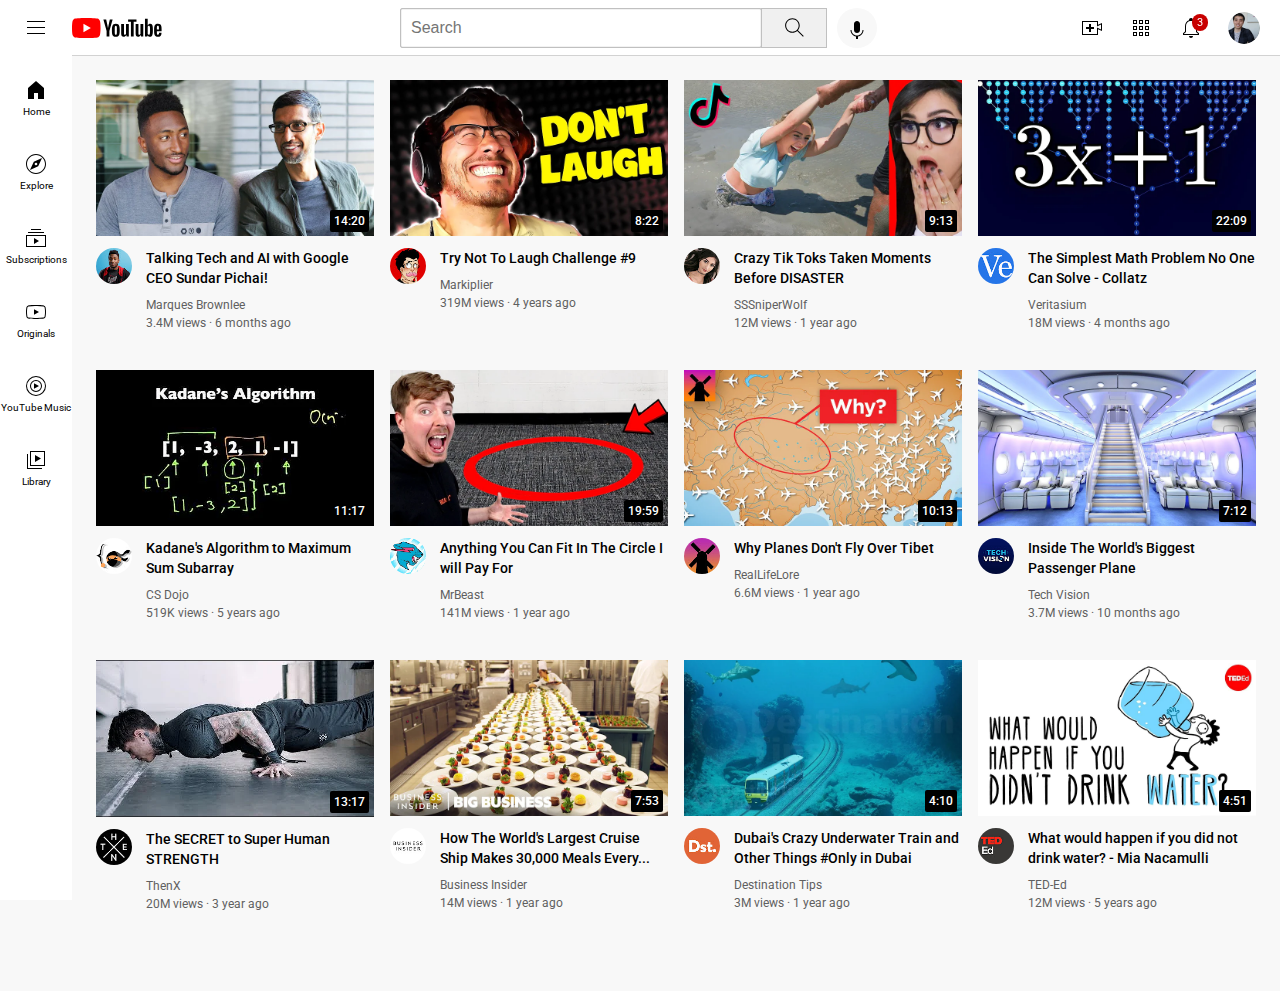
<file: index.html>
<!DOCTYPE html>
<html>
    <header>
        <title>Youtube clone</title>

        <link rel="preconnect" href="https://fonts.googleapis.com">
        <link rel="preconnect" href="https://fonts.gstatic.com" crossorigin>
        <link href="https://fonts.googleapis.com/css2?family=Roboto:wght@400;500;700&display=swap" rel="stylesheet">

        <link rel="stylesheet" href="style/general.css">
        <link rel="stylesheet" href="style/header.css">
        <link rel="stylesheet" href="style/video.css">
        <link rel="stylesheet" href="style/sidebar.css">
    </header>


    <body >
        <header class="header">
            <div class="left-section">
                <img class="hamburger-menu" src="icons/hamburger-menu.svg" >
                <img class="youtube-icon" src="icons/youtube-logo.svg">
            </div>
            
            
            <div class="middle-section">
                <input class="search-bar" type="text" placeholder="Search">
                <button class="search-button">
                    <img class="search-icon" class="search-button" src="icons/search.svg">
                    <div class="tooltip">Search</div>
                </button>
                <!--Put position absolute inside position relative-->
                <button class="voice-search-button">
                    <img class="voice-search-icon" src="icons/voice-search-icon.svg">
                    <div class="tooltip">Search with your voice</div>
                </button>
                
            </div>
           
           
            <div class="right-section">
                <div class="upload-icon-container">
                    <img class="upload-icon" src="icons/upload.svg">
                    <div class="tooltip">Create</div>
                </div>
                <div class="youtube-app-icon-container">
                    <img class="youtube-app-icon" src="icons/youtube-apps.svg">
                    <div class="tooltip">YouTube apps</div>
                </div>
                <div class="notification-icon-container">
                    <img class="notifications-icon" src="icons/notifications.svg">
                    <div class="notifications-count">3</div>
                    <div class="tooltip">Notifications</div>
                </div>
                <img class="current-user-picture" src="channel-picture/channel-picture.jpg">
            </div>
        </header>

        <nav class="sidebar">
            <div>
                <div class="sidebar-link">
                    <img src="icons/home.svg">
                    <div>Home</div>
                </div>
                <div class="sidebar-link">
                    <img src="icons/explore.svg">
                    <div>Explore</div>
                </div>
                <div class="sidebar-link">
                    <img src="icons/subscriptions.svg">
                    <div>Subscriptions</div>
                </div>
                <div class="sidebar-link">
                    <img src="icons/originals.svg">
                    <div>Originals</div>
                </div>
                <div class="sidebar-link">
                    <img src="icons/youtube-music.svg">
                    <div>YouTube Music</div>
                </div>
                <div class="sidebar-link">
                    <img src="icons/library.svg">
                    <div>Library</div>
                </div>
            </div>
        </nav>

        <main>
            <section class="video-grid"> 
                <div class="video-preview" >
                    <div class="thumbnail-row">
                        <a href="https://www.youtube.com/watch?v=n2RNcPRtAiY">
                            <img class="thumbnail" src="thumbnails/thumbnail-1.webp">
                        </a>
                        <div class="video-time">14:20</div>
                    </div>
                    
                    <div class="video-info-grid">
                        <div class="channel-picture">
                                <img class="profile-picture" src="channel-picture/channel-1.jpeg">
                        </div>
    
                        
    
                        <div class="video-info">
                            <p class="video-title">
                                <a class="video-link" href="https://www.youtube.com/watch?v=n2RNcPRtAiY" >
                                    Talking Tech and AI with Google CEO Sundar Pichai!
                                </a>
                            </p>
                            
                            
                            <p class="video-auther" >
                                Marques Brownlee
                            </p>
                            <p class="video-stats">
                                3.4M views · 6 months ago
                            </p>
                        </div>
                    </div>
                </div>
                
                <div class="video-preview" >
                    <div class="thumbnail-row">
                        <a href="https://www.youtube.com/watch?v=mP0RAo9SKZk">
                            <img class="thumbnail" src="thumbnails/thumbnail-2.webp">
                        </a>
                        
                        <div class="video-time">8:22</div>
                    </div>
                    <div class="video-info-grid">
                        <div class="channel-picture">
                            <img class="profile-picture" src="channel-picture/channel-2.jpeg">
                        </div>
                        <div class="video-info">
                            <p class="video-title">
                                <a class="video-link" href="https://www.youtube.com/watch?v=mP0RAo9SKZk">
                                    Try Not To Laugh Challenge #9
                                </a>
                            </p>
                            <p class="video-auther" >
                                Markiplier
                            </p>
                            <p class="video-stats">
                                319M views · 4 years ago
                            </p>
                        </div>
                    </div>
                </div>
        
        
                <div class="video-preview" >
                    <div class="thumbnail-row">
                        <a href="https://www.youtube.com/watch?v=FgjPQQeTh1w">
                            <img class="thumbnail" src="thumbnails/thumbnail-3.webp">
                        </a>
                        
                        <div class="video-time">9:13</div>
                    </div>
                    <div class="video-info-grid">
                        <div class="channel-picture">
                            <img class="profile-picture" src="channel-picture/channel-3.jpeg">
                        </div>
                        <div class="video-info">
                            <p class="video-title">
                                <a class="video-link" href="https://www.youtube.com/watch?v=FgjPQQeTh1w">
                                    Crazy Tik Toks Taken Moments Before DISASTER
                                </a>
                            </p>
                            <p class="video-auther" >
                                SSSniperWolf
                            </p>
                            <p class="video-stats">
                                12M views · 1 year ago
                            </p>
                        </div>
                    </div>
                </div>
                
                <div class="video-preview" >
                    <div class="thumbnail-row">
                        <a href="https://www.youtube.com/watch?v=094y1Z2wpJg">
                            <img class="thumbnail" src="thumbnails/thumbnail-4.webp">
                        </a>
                        
                        <div class="video-time">22:09</div>
                    </div>
                    <div class="video-info-grid">
                        <div class="channel-picture">
                            <img class="profile-picture" src="channel-picture/channel-4.jpeg">
                        </div>
                        <div class="video-info">
                            <p class="video-title">
                                <a class="video-link" href="https://www.youtube.com/watch?v=094y1Z2wpJg">
                                    The Simplest Math Problem No One Can Solve - Collatz
                                </a>
                                
                            </p>
                            <p class="video-auther" >
                                Veritasium
                            </p>
                            <p class="video-stats">
                                18M views · 4 months ago
                            </p>
                        </div>
                    </div>
                </div>
        
        
                <div class="video-preview" >
                    <div class="thumbnail-row">
                        <a href="https://www.youtube.com/watch?v=86CQq3pKSUw">
                            <img class="thumbnail" src="thumbnails/thumbnail-5.webp">
                        </a>
                        
                        <div class="video-time">11:17</div>
                    </div>
                    <div class="video-info-grid">
                        <div class="channel-picture">
                            <img class="profile-picture" src="channel-picture/channel-5.jpeg">
                        </div>
                        <div class="video-info">
                            <p class="video-title">
                                <a class="video-link" href="https://www.youtube.com/watch?v=86CQq3pKSUw">
                                    Kadane's Algorithm to Maximum Sum Subarray
                                </a>
                                
                            </p>
                            <p class="video-auther" >
                                CS Dojo
                            </p>
                            <p class="video-stats">
                                519K views · 5 years ago
                            </p>
                        </div>
                    </div>
                </div>
                
                <div class="video-preview" >
                    <div class="thumbnail-row">
                        <a href="https://www.youtube.com/watch?v=yXWw0_UfSFg">
                            <img class="thumbnail" src="thumbnails/thumbnail-6.webp">
                        </a>
                        
                        <div class="video-time">19:59</div>
                    </div>
                    <div class="video-info-grid">
                        <div class="channel-picture">
                            <img class="profile-picture" src="channel-picture/channel-6.jpeg">
                        </div>
                        <div class="video-info">
                            <p class="video-title">
                                <a class="video-link" href="https://www.youtube.com/watch?v=yXWw0_UfSFg">
                                    Anything You Can Fit In The Circle I will Pay For
                                </a>
                                
                            </p>
                            <p class="video-auther" >
                                MrBeast
                            </p>
                            <p class="video-stats">
                                141M views · 1 year ago
                            </p>
                        </div>
                    </div>
                </div>
        
        
                <div class="video-preview" >
                    <div class="thumbnail-row">
                        <a href="https://www.youtube.com/watch?v=fNVa1qMbF9Y">
                            <img class="thumbnail" src="thumbnails/thumbnail-7.webp">
                        </a>
                        
                        <div class="video-time">10:13</div>
                    </div>
                    <div class="video-info-grid">
                        <div class="channel-picture">
                            <img class="profile-picture" src="channel-picture/channel-7.jpeg">
                        </div>
                        <div class="video-info">
                            <p class="video-title">
                                <a class="video-link" href="https://www.youtube.com/watch?v=fNVa1qMbF9Y">
                                    Why Planes Don't Fly Over Tibet
                                </a>
                                
                            </p>
                            <p class="video-auther" >
                                RealLifeLore
                            </p>
                            <p class="video-stats">
                                6.6M views · 1 year ago
                            </p>
                        </div>
                    </div>
                </div>
                
                <div class="video-preview" >
                    <div class="thumbnail-row">
                        <a href="https://www.youtube.com/watch?v=lFm4EM1juls">
                            <img class="thumbnail" src="thumbnails/thumbnail-8.webp">
                        </a>
                        
                        <div class="video-time">7:12</div>
                    </div>
                    <div class="video-info-grid">
                        <div class="channel-picture">
                            <img class="profile-picture" src="channel-picture/channel-8.jpeg">
                        </div>
                        <div class="video-info">
                            <p class="video-title">
                                <a class="video-link" href="https://www.youtube.com/watch?v=lFm4EM1juls">
                                    Inside The World's Biggest Passenger Plane
                                </a>
                                
                            </p>
                            <p class="video-auther" >
                                Tech Vision
                            </p>
                            <p class="video-stats">
                                3.7M views · 10 months ago
                            </p>
                        </div>
                    </div>
                </div>
    
    
                <div class="video-preview" >
                    <div class="thumbnail-row">
                        <a href="https://www.youtube.com/watch?v=ixmxOlcrlUc">
                            <img class="thumbnail" src="thumbnails/thumbnail-9.webp">
                        </a>
                        
                        <div class="video-time">13:17</div>
                    </div>
                    <div class="video-info-grid">
                        <div class="channel-picture">
                            <img class="profile-picture" src="channel-picture/channel-9.jpeg">
                        </div>
                        <div class="video-info">
                            <p class="video-title">
                                <a class="video-link" href="https://www.youtube.com/watch?v=ixmxOlcrlUc">
                                    The SECRET to Super Human STRENGTH
                                </a>
                                
                            </p>
                            <p class="video-auther" >
                                ThenX
                            </p>
                            <p class="video-stats">
                                20M views · 3 year ago
                            </p>
                        </div>
                    </div>
                </div>
    
    
                <div class="video-preview" >
                    <div class="thumbnail-row">
                        <a href="https://www.youtube.com/watch?v=R2vXbFp5C9o">
                            <img class="thumbnail" src="thumbnails/thumbnail-10.webp">
                        </a>
                        
                        <div class="video-time">7:53</div>
                    </div>
                    <div class="video-info-grid">
                        <div class="channel-picture">
                            <img class="profile-picture" src="channel-picture/channel-10.jpeg">
                        </div>
                        <div class="video-info">
                            <p class="video-title">
                                <a class="video-link" href="https://www.youtube.com/watch?v=R2vXbFp5C9o">
                                    How The World's Largest Cruise Ship Makes 30,000 Meals Every...
                                </a>
                                
                            </p>
                            <p class="video-auther" >
                                Business Insider
                            </p>
                            <p class="video-stats">
                                14M views · 1 year ago
                            </p>
                        </div>
                    </div>
                </div>
    
    
    
                <div class="video-preview" >
                    <div class="thumbnail-row">
                        <a href="https://www.youtube.com/watch?v=0nZuYyXET3s">
                            <img class="thumbnail" src="thumbnails/thumbnail-11.webp">
                        </a>
                        
                        <div class="video-time">4:10</div>
                    </div>
                    <div class="video-info-grid">
                        <div class="channel-picture">
                            <img class="profile-picture" src="channel-picture/channel-11.jpeg">
                        </div>
                        <div class="video-info">
                            <p class="video-title">
                                <a class="video-link" href="https://www.youtube.com/watch?v=0nZuYyXET3s">
                                    Dubai's Crazy Underwater Train and Other Things #Only in Dubai
                                </a>
                                
                            </p>
                            <p class="video-auther" >
                                Destination Tips
                            </p>
                            <p class="video-stats">
                                3M views · 1 year ago
                            </p>
                        </div>
                    </div>
                </div>
    
    
                <div class="video-preview" >
                    <div class="thumbnail-row">
                        <a href="https://www.youtube.com/watch?v=9iMGFqMmUFs">
                            <img class="thumbnail" src="thumbnails/thumbnail-12.webp">
                        </a>
                        
                        <div class="video-time">4:51</div>
                    </div>
                    <div class="video-info-grid">
                        <div class="channel-picture">
                            <img class="profile-picture" src="channel-picture/channel-12.jpeg">
                        </div>
                        <div class="video-info">
                            <p class="video-title">
                                <a class="video-link" href="https://www.youtube.com/watch?v=9iMGFqMmUFs">
                                    What would happen if you did not drink water? - Mia Nacamulli
                                </a>
                                
                            </p>
                            <p class="video-auther" >
                                TED-Ed
                            </p>
                            <p class="video-stats">
                                12M views · 5 years ago
                            </p>
                        </div>
                    </div>
                </div>
            </section>
        </main>
    </body>
</html>
</file>
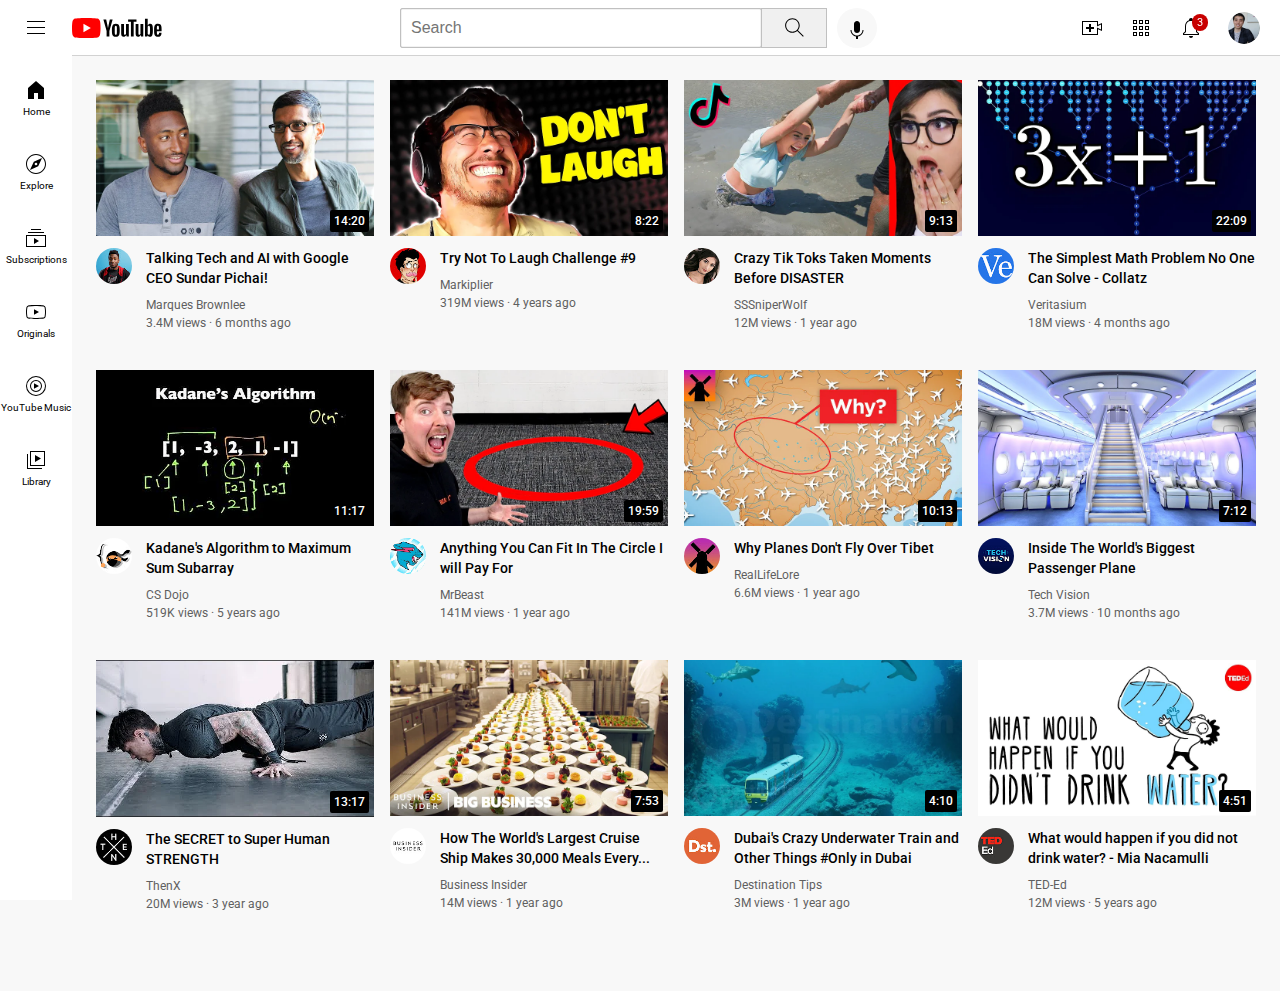
<file: youtube.html>
<!DOCTYPE html>
<html>
    <header>
        <title>Youtube clone</title>

        <link rel="preconnect" href="https://fonts.googleapis.com">
        <link rel="preconnect" href="https://fonts.gstatic.com" crossorigin>
        <link href="https://fonts.googleapis.com/css2?family=Roboto:wght@400;500;700&display=swap" rel="stylesheet">

        <link rel="stylesheet" href="style/general.css">
        <link rel="stylesheet" href="style/header.css">
        <link rel="stylesheet" href="style/video.css">
        <link rel="stylesheet" href="style/sidebar.css">
    </header>


    <body >
        <header class="header">
            <div class="left-section">
                <img class="hamburger-menu" src="icons/hamburger-menu.svg" >
                <img class="youtube-icon" src="icons/youtube-logo.svg">
            </div>
            
            
            <div class="middle-section">
                <input class="search-bar" type="text" placeholder="Search">
                <button class="search-button">
                    <img class="search-icon" class="search-button" src="icons/search.svg">
                    <div class="tooltip">Search</div>
                </button>
                <!--Put position absolute inside position relative-->
                <button class="voice-search-button">
                    <img class="voice-search-icon" src="icons/voice-search-icon.svg">
                    <div class="tooltip">Search with your voice</div>
                </button>
                
            </div>
           
           
            <div class="right-section">
                <div class="upload-icon-container">
                    <img class="upload-icon" src="icons/upload.svg">
                    <div class="tooltip">Create</div>
                </div>
                <div class="youtube-app-icon-container">
                    <img class="youtube-app-icon" src="icons/youtube-apps.svg">
                    <div class="tooltip">YouTube apps</div>
                </div>
                <div class="notification-icon-container">
                    <img class="notifications-icon" src="icons/notifications.svg">
                    <div class="notifications-count">3</div>
                    <div class="tooltip">Notifications</div>
                </div>
                <img class="current-user-picture" src="channel-picture/channel-picture.jpg">
            </div>
        </header>

        <nav class="sidebar">
            <div>
                <div class="sidebar-link">
                    <img src="icons/home.svg">
                    <div>Home</div>
                </div>
                <div class="sidebar-link">
                    <img src="icons/explore.svg">
                    <div>Explore</div>
                </div>
                <div class="sidebar-link">
                    <img src="icons/subscriptions.svg">
                    <div>Subscriptions</div>
                </div>
                <div class="sidebar-link">
                    <img src="icons/originals.svg">
                    <div>Originals</div>
                </div>
                <div class="sidebar-link">
                    <img src="icons/youtube-music.svg">
                    <div>YouTube Music</div>
                </div>
                <div class="sidebar-link">
                    <img src="icons/library.svg">
                    <div>Library</div>
                </div>
            </div>
        </nav>

        <main>
            <section class="video-grid"> 
                <div class="video-preview" >
                    <div class="thumbnail-row">
                        <a href="https://www.youtube.com/watch?v=n2RNcPRtAiY">
                            <img class="thumbnail" src="thumbnails/thumbnail-1.webp">
                        </a>
                        <div class="video-time">14:20</div>
                    </div>
                    
                    <div class="video-info-grid">
                        <div class="channel-picture">
                                <img class="profile-picture" src="channel-picture/channel-1.jpeg">
                        </div>
    
                        
    
                        <div class="video-info">
                            <p class="video-title">
                                <a class="video-link" href="https://www.youtube.com/watch?v=n2RNcPRtAiY" >
                                    Talking Tech and AI with Google CEO Sundar Pichai!
                                </a>
                            </p>
                            
                            
                            <p class="video-auther" >
                                Marques Brownlee
                            </p>
                            <p class="video-stats">
                                3.4M views · 6 months ago
                            </p>
                        </div>
                    </div>
                </div>
                
                <div class="video-preview" >
                    <div class="thumbnail-row">
                        <a href="https://www.youtube.com/watch?v=mP0RAo9SKZk">
                            <img class="thumbnail" src="thumbnails/thumbnail-2.webp">
                        </a>
                        
                        <div class="video-time">8:22</div>
                    </div>
                    <div class="video-info-grid">
                        <div class="channel-picture">
                            <img class="profile-picture" src="channel-picture/channel-2.jpeg">
                        </div>
                        <div class="video-info">
                            <p class="video-title">
                                <a class="video-link" href="https://www.youtube.com/watch?v=mP0RAo9SKZk">
                                    Try Not To Laugh Challenge #9
                                </a>
                            </p>
                            <p class="video-auther" >
                                Markiplier
                            </p>
                            <p class="video-stats">
                                319M views · 4 years ago
                            </p>
                        </div>
                    </div>
                </div>
        
        
                <div class="video-preview" >
                    <div class="thumbnail-row">
                        <a href="https://www.youtube.com/watch?v=FgjPQQeTh1w">
                            <img class="thumbnail" src="thumbnails/thumbnail-3.webp">
                        </a>
                        
                        <div class="video-time">9:13</div>
                    </div>
                    <div class="video-info-grid">
                        <div class="channel-picture">
                            <img class="profile-picture" src="channel-picture/channel-3.jpeg">
                        </div>
                        <div class="video-info">
                            <p class="video-title">
                                <a class="video-link" href="https://www.youtube.com/watch?v=FgjPQQeTh1w">
                                    Crazy Tik Toks Taken Moments Before DISASTER
                                </a>
                            </p>
                            <p class="video-auther" >
                                SSSniperWolf
                            </p>
                            <p class="video-stats">
                                12M views · 1 year ago
                            </p>
                        </div>
                    </div>
                </div>
                
                <div class="video-preview" >
                    <div class="thumbnail-row">
                        <a href="https://www.youtube.com/watch?v=094y1Z2wpJg">
                            <img class="thumbnail" src="thumbnails/thumbnail-4.webp">
                        </a>
                        
                        <div class="video-time">22:09</div>
                    </div>
                    <div class="video-info-grid">
                        <div class="channel-picture">
                            <img class="profile-picture" src="channel-picture/channel-4.jpeg">
                        </div>
                        <div class="video-info">
                            <p class="video-title">
                                <a class="video-link" href="https://www.youtube.com/watch?v=094y1Z2wpJg">
                                    The Simplest Math Problem No One Can Solve - Collatz
                                </a>
                                
                            </p>
                            <p class="video-auther" >
                                Veritasium
                            </p>
                            <p class="video-stats">
                                18M views · 4 months ago
                            </p>
                        </div>
                    </div>
                </div>
        
        
                <div class="video-preview" >
                    <div class="thumbnail-row">
                        <a href="https://www.youtube.com/watch?v=86CQq3pKSUw">
                            <img class="thumbnail" src="thumbnails/thumbnail-5.webp">
                        </a>
                        
                        <div class="video-time">11:17</div>
                    </div>
                    <div class="video-info-grid">
                        <div class="channel-picture">
                            <img class="profile-picture" src="channel-picture/channel-5.jpeg">
                        </div>
                        <div class="video-info">
                            <p class="video-title">
                                <a class="video-link" href="https://www.youtube.com/watch?v=86CQq3pKSUw">
                                    Kadane's Algorithm to Maximum Sum Subarray
                                </a>
                                
                            </p>
                            <p class="video-auther" >
                                CS Dojo
                            </p>
                            <p class="video-stats">
                                519K views · 5 years ago
                            </p>
                        </div>
                    </div>
                </div>
                
                <div class="video-preview" >
                    <div class="thumbnail-row">
                        <a href="https://www.youtube.com/watch?v=yXWw0_UfSFg">
                            <img class="thumbnail" src="thumbnails/thumbnail-6.webp">
                        </a>
                        
                        <div class="video-time">19:59</div>
                    </div>
                    <div class="video-info-grid">
                        <div class="channel-picture">
                            <img class="profile-picture" src="channel-picture/channel-6.jpeg">
                        </div>
                        <div class="video-info">
                            <p class="video-title">
                                <a class="video-link" href="https://www.youtube.com/watch?v=yXWw0_UfSFg">
                                    Anything You Can Fit In The Circle I will Pay For
                                </a>
                                
                            </p>
                            <p class="video-auther" >
                                MrBeast
                            </p>
                            <p class="video-stats">
                                141M views · 1 year ago
                            </p>
                        </div>
                    </div>
                </div>
        
        
                <div class="video-preview" >
                    <div class="thumbnail-row">
                        <a href="https://www.youtube.com/watch?v=fNVa1qMbF9Y">
                            <img class="thumbnail" src="thumbnails/thumbnail-7.webp">
                        </a>
                        
                        <div class="video-time">10:13</div>
                    </div>
                    <div class="video-info-grid">
                        <div class="channel-picture">
                            <img class="profile-picture" src="channel-picture/channel-7.jpeg">
                        </div>
                        <div class="video-info">
                            <p class="video-title">
                                <a class="video-link" href="https://www.youtube.com/watch?v=fNVa1qMbF9Y">
                                    Why Planes Don't Fly Over Tibet
                                </a>
                                
                            </p>
                            <p class="video-auther" >
                                RealLifeLore
                            </p>
                            <p class="video-stats">
                                6.6M views · 1 year ago
                            </p>
                        </div>
                    </div>
                </div>
                
                <div class="video-preview" >
                    <div class="thumbnail-row">
                        <a href="https://www.youtube.com/watch?v=lFm4EM1juls">
                            <img class="thumbnail" src="thumbnails/thumbnail-8.webp">
                        </a>
                        
                        <div class="video-time">7:12</div>
                    </div>
                    <div class="video-info-grid">
                        <div class="channel-picture">
                            <img class="profile-picture" src="channel-picture/channel-8.jpeg">
                        </div>
                        <div class="video-info">
                            <p class="video-title">
                                <a class="video-link" href="https://www.youtube.com/watch?v=lFm4EM1juls">
                                    Inside The World's Biggest Passenger Plane
                                </a>
                                
                            </p>
                            <p class="video-auther" >
                                Tech Vision
                            </p>
                            <p class="video-stats">
                                3.7M views · 10 months ago
                            </p>
                        </div>
                    </div>
                </div>
    
    
                <div class="video-preview" >
                    <div class="thumbnail-row">
                        <a href="https://www.youtube.com/watch?v=ixmxOlcrlUc">
                            <img class="thumbnail" src="thumbnails/thumbnail-9.webp">
                        </a>
                        
                        <div class="video-time">13:17</div>
                    </div>
                    <div class="video-info-grid">
                        <div class="channel-picture">
                            <img class="profile-picture" src="channel-picture/channel-9.jpeg">
                        </div>
                        <div class="video-info">
                            <p class="video-title">
                                <a class="video-link" href="https://www.youtube.com/watch?v=ixmxOlcrlUc">
                                    The SECRET to Super Human STRENGTH
                                </a>
                                
                            </p>
                            <p class="video-auther" >
                                ThenX
                            </p>
                            <p class="video-stats">
                                20M views · 3 year ago
                            </p>
                        </div>
                    </div>
                </div>
    
    
                <div class="video-preview" >
                    <div class="thumbnail-row">
                        <a href="https://www.youtube.com/watch?v=R2vXbFp5C9o">
                            <img class="thumbnail" src="thumbnails/thumbnail-10.webp">
                        </a>
                        
                        <div class="video-time">7:53</div>
                    </div>
                    <div class="video-info-grid">
                        <div class="channel-picture">
                            <img class="profile-picture" src="channel-picture/channel-10.jpeg">
                        </div>
                        <div class="video-info">
                            <p class="video-title">
                                <a class="video-link" href="https://www.youtube.com/watch?v=R2vXbFp5C9o">
                                    How The World's Largest Cruise Ship Makes 30,000 Meals Every...
                                </a>
                                
                            </p>
                            <p class="video-auther" >
                                Business Insider
                            </p>
                            <p class="video-stats">
                                14M views · 1 year ago
                            </p>
                        </div>
                    </div>
                </div>
    
    
    
                <div class="video-preview" >
                    <div class="thumbnail-row">
                        <a href="https://www.youtube.com/watch?v=0nZuYyXET3s">
                            <img class="thumbnail" src="thumbnails/thumbnail-11.webp">
                        </a>
                        
                        <div class="video-time">4:10</div>
                    </div>
                    <div class="video-info-grid">
                        <div class="channel-picture">
                            <img class="profile-picture" src="channel-picture/channel-11.jpeg">
                        </div>
                        <div class="video-info">
                            <p class="video-title">
                                <a class="video-link" href="https://www.youtube.com/watch?v=0nZuYyXET3s">
                                    Dubai's Crazy Underwater Train and Other Things #Only in Dubai
                                </a>
                                
                            </p>
                            <p class="video-auther" >
                                Destination Tips
                            </p>
                            <p class="video-stats">
                                3M views · 1 year ago
                            </p>
                        </div>
                    </div>
                </div>
    
    
                <div class="video-preview" >
                    <div class="thumbnail-row">
                        <a href="https://www.youtube.com/watch?v=9iMGFqMmUFs">
                            <img class="thumbnail" src="thumbnails/thumbnail-12.webp">
                        </a>
                        
                        <div class="video-time">4:51</div>
                    </div>
                    <div class="video-info-grid">
                        <div class="channel-picture">
                            <img class="profile-picture" src="channel-picture/channel-12.jpeg">
                        </div>
                        <div class="video-info">
                            <p class="video-title">
                                <a class="video-link" href="https://www.youtube.com/watch?v=9iMGFqMmUFs">
                                    What would happen if you did not drink water? - Mia Nacamulli
                                </a>
                                
                            </p>
                            <p class="video-auther" >
                                TED-Ed
                            </p>
                            <p class="video-stats">
                                12M views · 5 years ago
                            </p>
                        </div>
                    </div>
                </div>
            </section>
        </main>
    </body>
</html>
</file>
<file: style/general.css>
p {
    margin-top: 0;
    margin-bottom: 0;
}
body {
    /* This style below will be inherited */
    font-family: Roboto, Arial;
    margin: 0;
    padding: 80px;
    padding-left: 96px;
    padding-right: 24px;
    background-color: rgb(248, 248, 248);
}
</file>
<file: style/header.css>
.header {
    height: 55px;
    display: flex;
    flex-direction: row;
    justify-content: space-between;
    position: fixed;
    left: 0;
    right: 0;
    top: 0;
    background-color: white;
    border-bottom-width: 1px;
    border-bottom-style: solid;
    border-bottom-color: rgb(210, 210, 210);

    z-index: 100;
}
.left-section {
    
    
    display: flex;
    align-items: center;
}
.hamburger-menu {
    height: 24px;
    margin-left: 24px;
    margin-right: 24px;
}
.youtube-icon {
    height: 20px;
}
.middle-section{
    flex: 1;
    margin-left: 70px;
    margin-right: 35px;
    max-width: 477px;
    display: flex;
    align-items: center;
}

.search-bar {
    flex: 1;
    height: 36px;
    padding-left: 10px;
    font-size: 16px;
    border: 1px solid rgb(192, 192, 192);
    border-radius: 2px;
    box-shadow: inset 0px 0px 1px rgba(0, 0, 0, 0.5);
    width: 0;
    
}
.search-bar::placeholder {
    font-size: 16px;
}

.search-button {
    height: 40px;
    width: 66px;
    background-color: rgb(240, 240, 240);
    border-width: 1px;
    border-style: solid;
    border-color: rgb(192, 192, 192);
    margin-left: -1px;
    margin-right: 10px;
    
    
}
.search-button, 
.voice-search-button,
.upload-icon-container,
.youtube-app-icon-container,
.notification-icon-container {
    position: relative;
    display: flex;
    justify-content: center;
    align-items: center;
}
.search-button .tooltip,
.voice-search-button .tooltip,
.upload-icon-container .tooltip,
.youtube-app-icon-container .tooltip,
.notification-icon-container .tooltip {
    position: absolute;
    background-color: gray;
    color: white;
    padding-top: 4px;
    padding-bottom: 4px;
    padding-left: 8px;
    padding-right: 8px;
    border-radius: 2px;
    font-size: 12px;
    bottom: -30px;
    opacity: 0;
    transition: opacity 0.15s;
    pointer-events: none;
    white-space: nowrap;
}    
.search-button:hover .tooltip,
.voice-search-button:hover .tooltip,
.upload-icon-container:hover .tooltip,
.youtube-app-icon-container:hover .tooltip,
.notification-icon-container:hover .tooltip {
    opacity: 1;
}
.search-icon{
     height: 25px;
    cursor: pointer;
}
.voice-search-button {
    height: 40px;
    width: 40px;
    border-radius: 20px;
    border: none;
    background-color: rgb(248, 248, 248);
    
}
.voice-search-icon {
    height: 24px;
    margin-top: 4px;
    cursor: pointer;
}
.right-section{
    width: 180px;
    margin-right: 20px;
    display: flex;
    align-items: center;
    justify-content: space-between;
    flex-shrink: 0;
}
.upload-icon {
    height: 24px;
    cursor: pointer;
}
.youtube-app-icon {
    height: 24px;
    cursor: pointer;
}
.notifications-icon {
    height: 24px;
    cursor: pointer;
}
.notification-icon-container {
    position: relative;
}
.notifications-count {
    position: absolute;
    top: -2px;
    right: -5px;
    background-color: rgb(200, 0, 0);
    color: white;
    font-size: 11px;
    padding-left: 5px;
    padding-right: 5px;
    padding-top: 2px;
    padding-bottom: 2px;
    border-radius: 10px;
}
.current-user-picture {
    height: 32px;
    border-radius: 16px;
    cursor: pointer;
}
</file>
<file: style/video.css>
.thumbnail{
    width: 100%;
    
    
}
.video-title {
    margin-top: 0;
    margin-bottom: 10px;
    font-size: 14px;
    font-weight: 500;
    line-height: 20px;

}
.video-info {

}
@media (min-width: 1000px) {
    .vedio-title {
        font-size: 16px;
        line-height: 24px;
    }
    .video-info {
        font-size: 14px;
    }
}
.video-info-grid{
    display: grid;
    grid-template-columns: 50px 1fr;
    
}
.profile-picture {
    width: 36px;
    border-radius: 50px;
}
.thumbnail-row {
    margin-bottom: 8px;
    position: relative;
}
.video-auther,
.video-stats {
    
    font-size: 12px;
    color: rgb(96, 96, 96);
}
.video-auther {
    margin-bottom: 4px;
}

.video-grid{
    display: grid;
    grid-template-columns: 1fr 1fr 1fr;
    column-gap: 16px;
    row-gap: 40px
}
@media (max-width: 750px) {
    .video-grid {
        grid-template-columns: 1fr 1fr;
    }
}
@media (min-width: 751px) and (max-width: 999px) {
    .video-grid {
        grid-template-columns: 1fr 1fr 1fr;
    }
}
@media (min-width: 1000px) {
    .video-grid {
        grid-template-columns: 1fr 1fr 1fr 1fr;
    }
}
.video-time {
    background-color: black;
    color: white;
    position: absolute;
    bottom: 8px;
    right: 5px;
    font-size: 12px;
    font-weight: 500;
    padding: 4px;
    border-radius: 2px;
}
.video-link {
    color: black;
    text-decoration: none;
}
</file>
<file: style/sidebar.css>
.sidebar {
    position: fixed;
    left: 0;
    bottom: 0;
    top: 55px;
    background-color: white;
    width: 72px;
    z-index: 200;
    padding-top: 5px;
}
.sidebar-link {
    height: 74px;
    display: flex;
    flex-direction: column;
    justify-content: center;
    align-items: center;
    cursor: pointer;
}
.sidebar-link:hover {
    background-color: rgb(234, 234, 234);
}
.sidebar-link img {
    margin-bottom: 4px;
    height: 24px;
}
.sidebar-link div {
    font-size: 10px;

}
</file>
